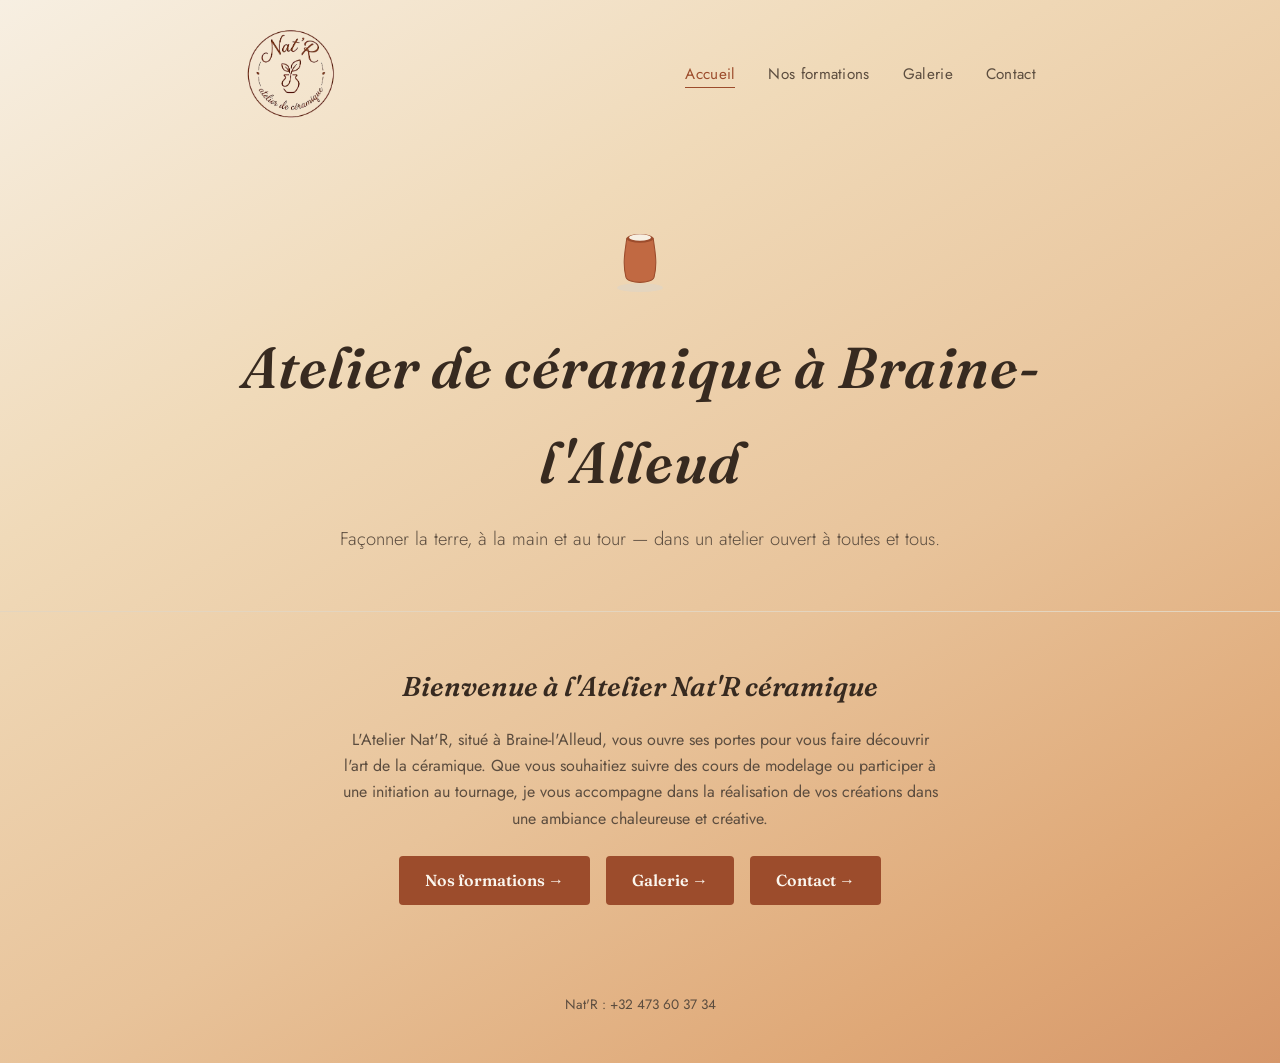
<file: index.html>
<!DOCTYPE html>
<html lang="fr">
<head>
<meta charset="UTF-8">
<meta name="viewport" content="width=device-width, initial-scale=1.0">
<title>Nat'R — Atelier de céramique à Braine-l'Alleud</title>
<meta name="description" content="Nat'R, atelier de céramique à Braine-l'Alleud — initiation au tour de modelage tous les mardis soirs de 18h30 à 21h30. Contact et inscriptions.">
<link rel="canonical" href="https://nat-r.be/">
<link rel="preconnect" href="https://fonts.googleapis.com">
<link rel="preconnect" href="https://fonts.gstatic.com" crossorigin>
<link href="https://fonts.googleapis.com/css2?family=Fraunces:ital,opsz,wght@0,9..144,400;0,9..144,600;1,9..144,500&family=Jost:wght@300;400;500;600&family=Marck+Script&display=swap" rel="stylesheet">
<link rel="icon" type="image/png" href="logo.png?v=2">
<link rel="stylesheet" href="styles.css">
<script type="application/ld+json">
{
  "@context": "https://schema.org",
  "@type": "LocalBusiness",
  "name": "Nat'R",
  "image": "https://nat-r.be/logo.png",
  "url": "https://nat-r.be",
  "telephone": "+32473603734",
  "description": "Atelier de céramique à Braine-l'Alleud : cours et initiation au tour de modelage, tous les mardis soirs de 18h30 à 21h30.",
  "address": {
    "@type": "PostalAddress",
    "streetAddress": "Rue du Château d'Eau 105",
    "postalCode": "1420",
    "addressLocality": "Braine-l'Alleud",
    "addressCountry": "BE"
  },
  "sameAs": [
    "https://share.google/F0zwxIoLxwufA3y8r"
  ]
}
</script>
</head>
<body>

<header>
  <div class="wrap">
    <a href="index.html" class="brand">
      <img src="logo.png" alt="Nat'R — Atelier de céramique">
    </a>
    <nav>
      <a href="index.html" class="current">Accueil</a>
      <a href="formations.html">Nos formations</a>
      <a href="galerie.html">Galerie</a>
      <a href="contact.html">Contact</a>
    </nav>
  </div>
</header>

<div class="hero wrap">
  <svg class="motif" viewBox="0 0 100 100" fill="none" xmlns="http://www.w3.org/2000/svg" aria-hidden="true">
    <ellipse cx="50" cy="86" rx="26" ry="5" fill="#e4d5bf"/>
    <path d="M35 30 C33 45, 30 58, 34 74 C36 82, 64 82, 66 74 C70 58, 67 45, 65 30 Z" fill="#bd6039" opacity="0.92"/>
    <path d="M35 30 C33 45, 30 58, 34 74 C36 82, 64 82, 66 74 C70 58, 67 45, 65 30 Z" stroke="#9c4c2c" stroke-width="1.2"/>
    <ellipse cx="50" cy="30" rx="15" ry="5" fill="#9c4c2c"/>
    <ellipse cx="50" cy="29" rx="12.5" ry="3.6" fill="#f7efe2"/>
  </svg>
  <h1>Atelier de céramique à Braine-l'Alleud</h1>
  <p class="tagline">Façonner la terre, à la main et au tour — dans un atelier ouvert à toutes et tous.</p>
</div>

<section id="bienvenue">
  <div class="wrap">
    <h2>Bienvenue à l'Atelier Nat'R céramique</h2>
    <p>L'Atelier Nat'R, situé à Braine-l'Alleud, vous ouvre ses portes pour vous faire découvrir l'art de la céramique. Que vous souhaitiez suivre des cours de modelage ou participer à une initiation au tournage, je vous accompagne dans la réalisation de vos créations dans une ambiance chaleureuse et créative.</p>
    <div class="cta-row">
      <a class="cta-inline" href="formations.html">Nos formations →</a>
      <a class="cta-inline" href="galerie.html">Galerie →</a>
      <a class="cta-inline" href="contact.html">Contact →</a>
    </div>
  </div>
</section>

<footer>
  Nat'R : +32 473 60 37 34
</footer>

</body>
</html>
</file>
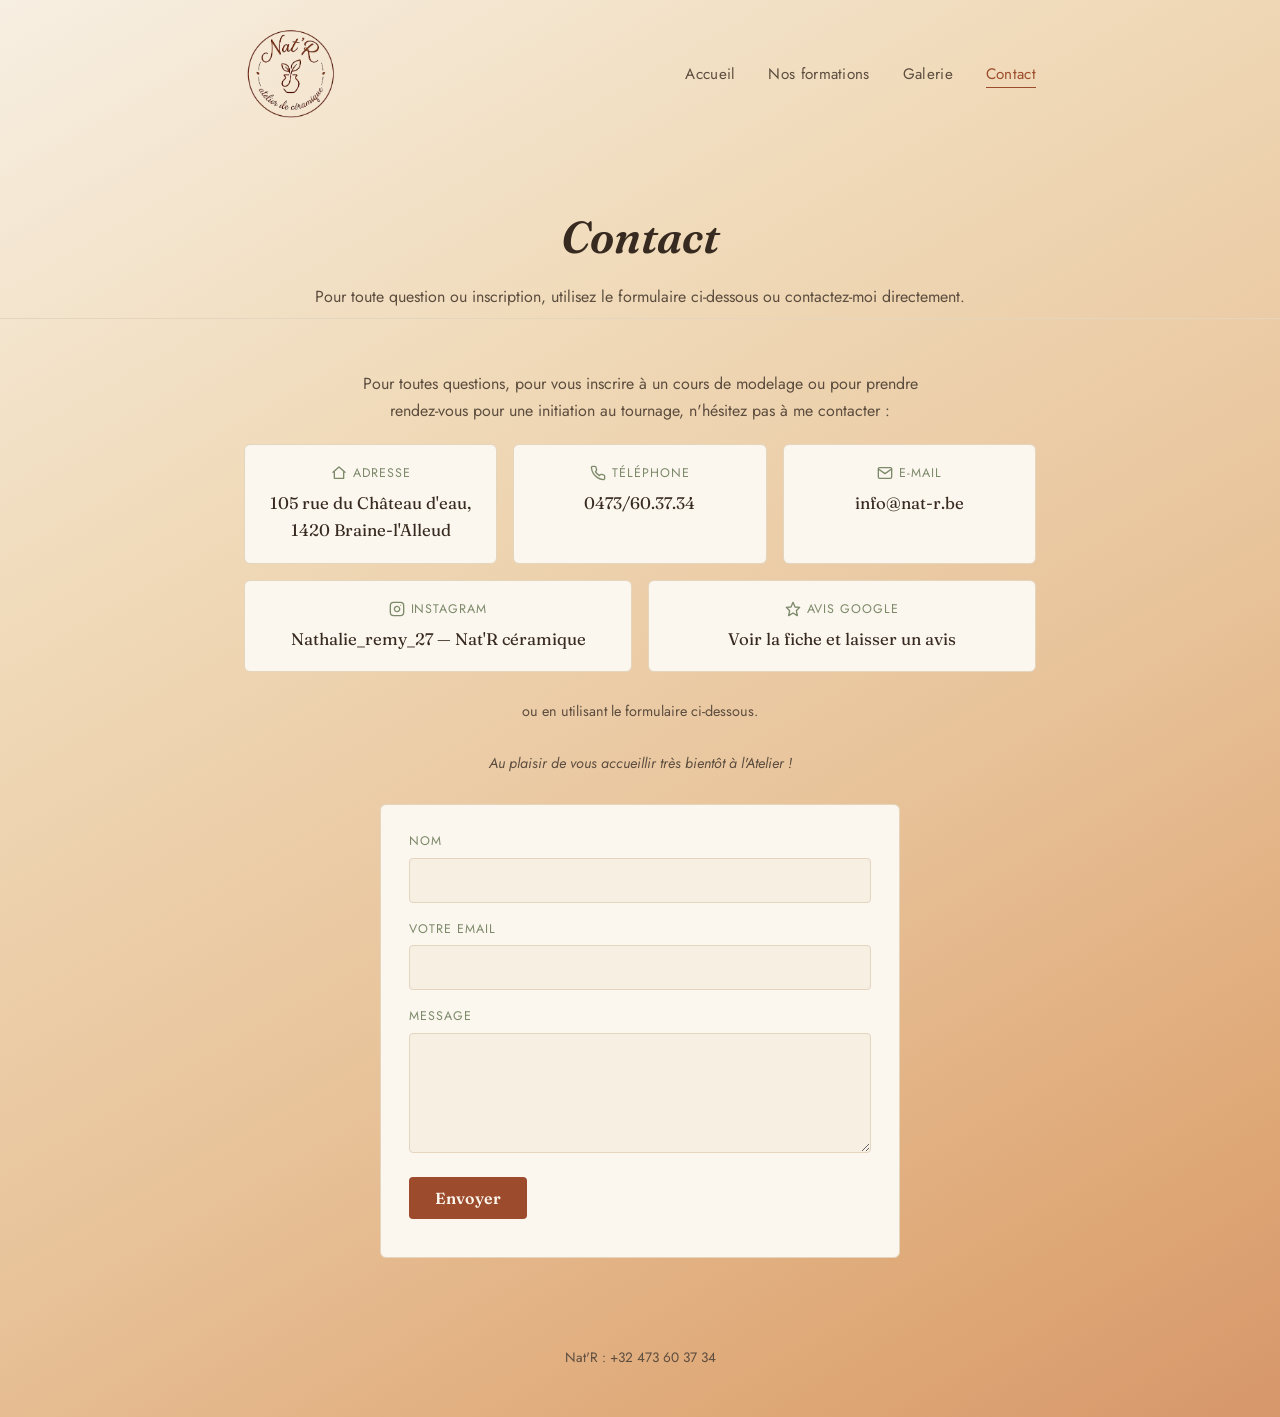
<file: contact.html>
<!DOCTYPE html>
<html lang="fr">
<head>
<meta charset="UTF-8">
<meta name="viewport" content="width=device-width, initial-scale=1.0">
<title>Contact — Nat'R</title>
<meta name="description" content="Contactez Nat'R, atelier de céramique, pour toute question ou inscription aux cours de modelage.">
<link rel="preconnect" href="https://fonts.googleapis.com">
<link rel="preconnect" href="https://fonts.gstatic.com" crossorigin>
<link href="https://fonts.googleapis.com/css2?family=Fraunces:ital,opsz,wght@0,9..144,400;0,9..144,600;1,9..144,500&family=Jost:wght@300;400;500;600&family=Marck+Script&display=swap" rel="stylesheet">
<link rel="icon" type="image/png" href="logo.png?v=2">
<link rel="stylesheet" href="styles.css">
<link rel="canonical" href="https://nat-r.be/contact.html">
</head>
<body>

<header>
  <div class="wrap">
    <a href="index.html" class="brand">
      <img src="logo.png" alt="Nat'R — Atelier de céramique">
    </a>
    <nav>
      <a href="index.html">Accueil</a>
      <a href="formations.html">Nos formations</a>
      <a href="galerie.html">Galerie</a>
      <a href="contact.html" class="current">Contact</a>
    </nav>
  </div>
</header>

<div class="page-header wrap">
  <h1>Contact</h1>
  <p>Pour toute question ou inscription, utilisez le formulaire ci-dessous ou contactez-moi directement.</p>
</div>

<section>
  <div class="wrap">
    <div class="contact-intro">
      <p>Pour toutes questions, pour vous inscrire à un cours de modelage ou pour prendre rendez-vous pour une initiation au tournage, n'hésitez pas à me contacter :</p>

      <div class="contact-grid">
        <a class="contact-item" href="https://www.google.com/maps/search/?api=1&query=105+rue+du+Ch%C3%A2teau+d%27eau%2C+1420+Braine-l%27Alleud" target="_blank" rel="noopener">
          <span class="label"><svg class="icon" viewBox="0 0 24 24" width="16" height="16" fill="none" stroke="currentColor" stroke-width="2" stroke-linecap="round" stroke-linejoin="round"><path d="M3 11l9-8 9 8"/><path d="M5 10v10h14V10"/></svg>Adresse</span>
          <span class="value">105 rue du Château d'eau, 1420 Braine-l'Alleud</span>
        </a>
        <a class="contact-item" href="tel:+32473603734">
          <span class="label"><svg class="icon" viewBox="0 0 24 24" width="16" height="16" fill="none" stroke="currentColor" stroke-width="2" stroke-linecap="round" stroke-linejoin="round"><path d="M22 16.92v3a2 2 0 0 1-2.18 2 19.79 19.79 0 0 1-8.63-3.07 19.5 19.5 0 0 1-6-6 19.79 19.79 0 0 1-3.07-8.67A2 2 0 0 1 4.11 2h3a2 2 0 0 1 2 1.72c.13.96.36 1.9.7 2.81a2 2 0 0 1-.45 2.11L8.09 9.91a16 16 0 0 0 6 6l1.27-1.27a2 2 0 0 1 2.11-.45c.91.34 1.85.57 2.81.7A2 2 0 0 1 22 16.92z"/></svg>Téléphone</span>
          <span class="value">0473/60.37.34</span>
        </a>
        <a class="contact-item" href="mailto:info@nat-r.be">
          <span class="label"><svg class="icon" viewBox="0 0 24 24" width="16" height="16" fill="none" stroke="currentColor" stroke-width="2" stroke-linecap="round" stroke-linejoin="round"><rect x="2" y="4" width="20" height="16" rx="2"/><path d="M22 6l-10 7L2 6"/></svg>E-mail</span>
          <span class="value">info@nat-r.be</span>
        </a>
        <a class="contact-item" href="https://www.instagram.com/nathalie_remy_27/" target="_blank" rel="noopener">
          <span class="label"><svg class="icon" viewBox="0 0 24 24" width="16" height="16" fill="none" stroke="currentColor" stroke-width="2" stroke-linecap="round" stroke-linejoin="round"><rect x="2" y="2" width="20" height="20" rx="5"/><path d="M16 11.37A4 4 0 1 1 12.63 8 4 4 0 0 1 16 11.37z"/><circle cx="17.5" cy="6.5" r="0.8" fill="currentColor" stroke="none"/></svg>Instagram</span>
          <span class="value">Nathalie_remy_27 — Nat'R céramique</span>
        </a>
        <a class="contact-item" href="https://share.google/F0zwxIoLxwufA3y8r" target="_blank" rel="noopener">
          <span class="label"><svg class="icon" viewBox="0 0 24 24" width="16" height="16" fill="none" stroke="currentColor" stroke-width="2" stroke-linecap="round" stroke-linejoin="round"><polygon points="12 2 15 9 22 9.5 17 14.5 18.5 22 12 18 5.5 22 7 14.5 2 9.5 9 9 12 2"/></svg>Avis Google</span>
          <span class="value">Voir la fiche et laisser un avis</span>
        </a>
      </div>

      <p class="form-transition">ou en utilisant le formulaire ci-dessous.</p>

      <p class="or-divider">Au plaisir de vous accueillir très bientôt à l'Atelier !</p>
    </div>

    <form class="contact-form" id="contactForm">
      <input type="hidden" name="access_key" value="04f15ce2-7939-4288-9e42-2c317badedbc">
      <input type="checkbox" name="botcheck" style="display:none" tabindex="-1" autocomplete="off">
      <div class="field">
        <label for="name">Nom</label>
        <input type="text" id="name" name="name" required>
      </div>
      <div class="field">
        <label for="email">Votre email</label>
        <input type="email" id="email" name="email" required>
      </div>
      <div class="field">
        <label for="message">Message</label>
        <textarea id="message" name="message" required></textarea>
      </div>
      <button type="submit">Envoyer</button>
      <p class="form-note" id="formNote"></p>
    </form>
  </div>
</section>

<footer>
  Nat'R : +32 473 60 37 34
</footer>

<script>
  const form = document.getElementById('contactForm');
  const note = document.getElementById('formNote');
  form.addEventListener('submit', async (e) => {
    e.preventDefault();
    const btn = form.querySelector('button');
    btn.disabled = true;
    note.textContent = 'Envoi en cours...';
    note.className = 'form-note';
    try {
      const res = await fetch('https://api.web3forms.com/submit', {
        method: 'POST',
        headers: { 'Content-Type': 'application/json', Accept: 'application/json' },
        body: JSON.stringify(Object.fromEntries(new FormData(form)))
      });
      const data = await res.json();
      if (data.success) {
        note.textContent = 'Message envoyé, merci ! Réponse au plus vite.';
        note.className = 'form-note success';
        form.reset();
      } else {
        throw new Error(data.message || 'Erreur inconnue');
      }
    } catch (err) {
      note.textContent = "Une erreur est survenue, réessayez ou écrivez directement par email.";
      note.className = 'form-note error';
    } finally {
      btn.disabled = false;
    }
  });
</script>

</body>
</html>
</file>
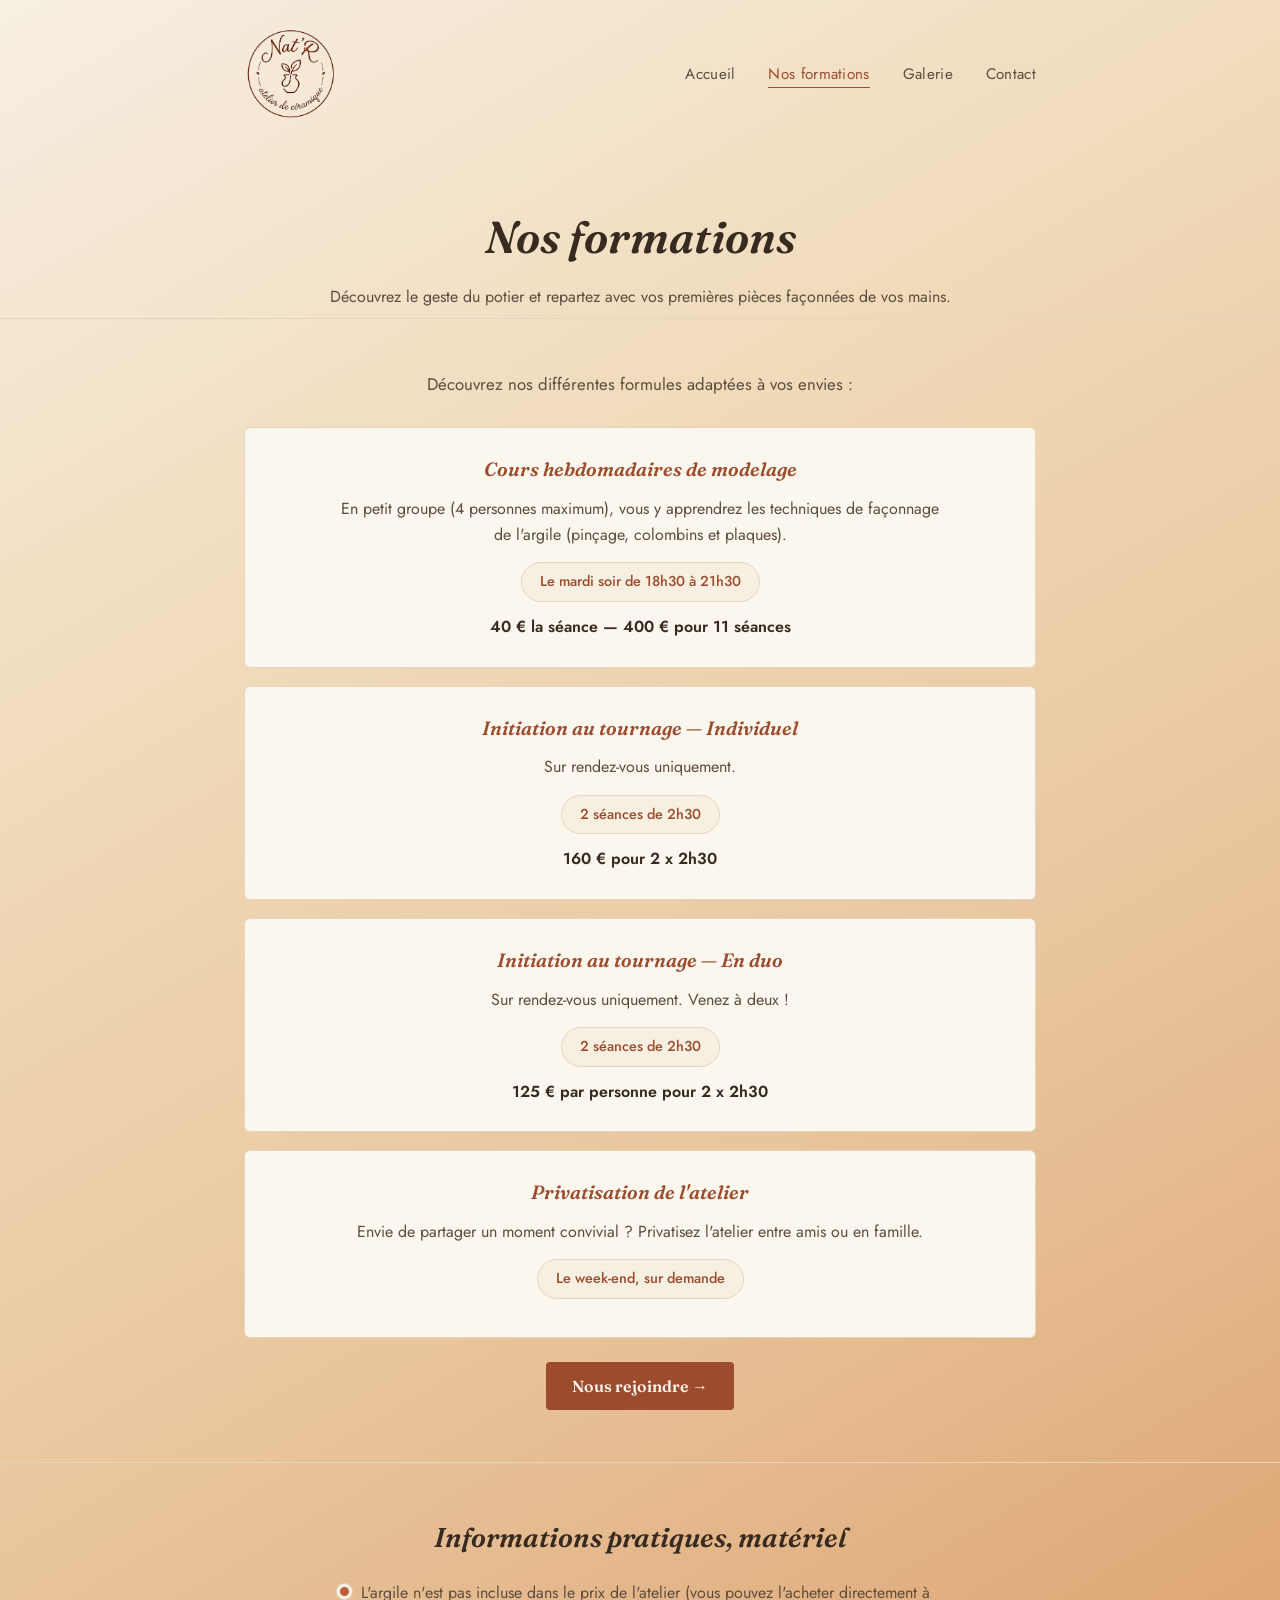
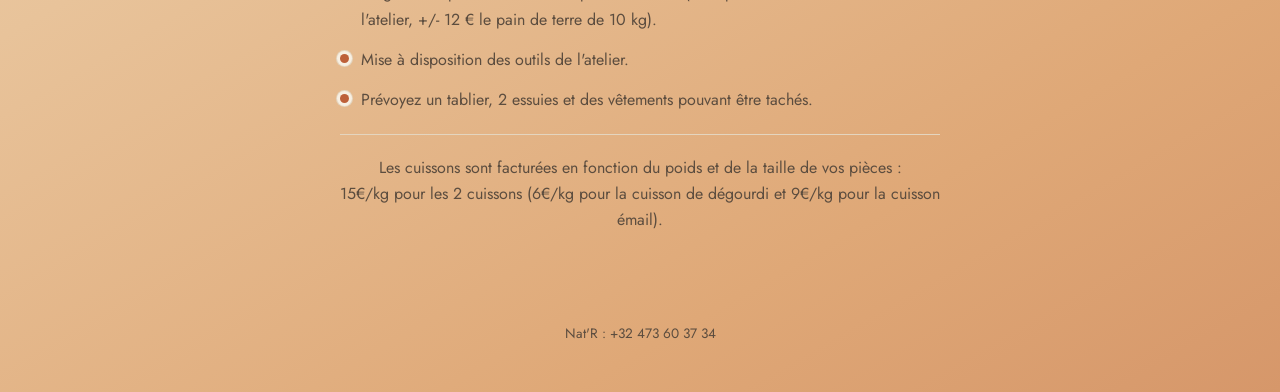
<file: formations.html>
<!DOCTYPE html>
<html lang="fr">
<head>
<meta charset="UTF-8">
<meta name="viewport" content="width=device-width, initial-scale=1.0">
<title>Nos formations — Nat'R</title>
<meta name="description" content="Les formations et cours proposés à l'Atelier Nat'R, atelier de céramique à Braine-l'Alleud.">
<link rel="preconnect" href="https://fonts.googleapis.com">
<link rel="preconnect" href="https://fonts.gstatic.com" crossorigin>
<link href="https://fonts.googleapis.com/css2?family=Fraunces:ital,opsz,wght@0,9..144,400;0,9..144,600;1,9..144,500&family=Jost:wght@300;400;500;600&family=Marck+Script&display=swap" rel="stylesheet">
<link rel="icon" type="image/png" href="logo.png?v=2">
<link rel="stylesheet" href="styles.css">
<link rel="canonical" href="https://nat-r.be/formations.html">
</head>
<body>

<header>
  <div class="wrap">
    <a href="index.html" class="brand">
      <img src="logo.png" alt="Nat'R — Atelier de céramique">
    </a>
    <nav>
      <a href="index.html">Accueil</a>
      <a href="formations.html" class="current">Nos formations</a>
      <a href="galerie.html">Galerie</a>
      <a href="contact.html">Contact</a>
    </nav>
  </div>
</header>

<div class="page-header wrap">
  <h1>Nos formations</h1>
  <p>Découvrez le geste du potier et repartez avec vos premières pièces façonnées de vos mains.</p>
</div>

<section id="cours">
  <div class="wrap">
    <p class="formules-intro">Découvrez nos différentes formules adaptées à vos envies :</p>

    <div class="formula-card">
      <h3>Cours hebdomadaires de modelage</h3>
      <p>En petit groupe (4 personnes maximum), vous y apprendrez les techniques de façonnage de l'argile (pinçage, colombins et plaques).</p>
      <div class="time-badge">Le mardi soir de 18h30 à 21h30</div>
      <p class="price">40 € la séance — 400 € pour 11 séances</p>
    </div>

    <div class="formula-card">
      <h3>Initiation au tournage — Individuel</h3>
      <p>Sur rendez-vous uniquement.</p>
      <div class="time-badge">2 séances de 2h30</div>
      <p class="price">160 € pour 2 x 2h30</p>
    </div>

    <div class="formula-card">
      <h3>Initiation au tournage — En duo</h3>
      <p>Sur rendez-vous uniquement. Venez à deux !</p>
      <div class="time-badge">2 séances de 2h30</div>
      <p class="price">125 € par personne pour 2 x 2h30</p>
    </div>

    <div class="formula-card">
      <h3>Privatisation de l'atelier</h3>
      <p>Envie de partager un moment convivial ? Privatisez l'atelier entre amis ou en famille.</p>
      <div class="time-badge">Le week-end, sur demande</div>
    </div>

    <a class="cta-inline" href="contact.html">Nous rejoindre →</a>
  </div>
</section>

<section id="infos">
  <div class="wrap">
    <h2>Informations pratiques, matériel</h2>
    <ul class="info-list">
      <li>L'argile n'est pas incluse dans le prix de l'atelier (vous pouvez l'acheter directement à l'atelier, +/- 12 € le pain de terre de 10 kg).</li>
      <li>Mise à disposition des outils de l'atelier.</li>
      <li>Prévoyez un tablier, 2 essuies et des vêtements pouvant être tachés.</li>
    </ul>
    <p class="cuisson-note">Les cuissons sont facturées en fonction du poids et de la taille de vos pièces :<br>15€/kg pour les 2 cuissons (6€/kg pour la cuisson de dégourdi et 9€/kg pour la cuisson émail).</p>
  </div>
</section>

<footer>
  Nat'R : +32 473 60 37 34
</footer>

</body>
</html>
</file>
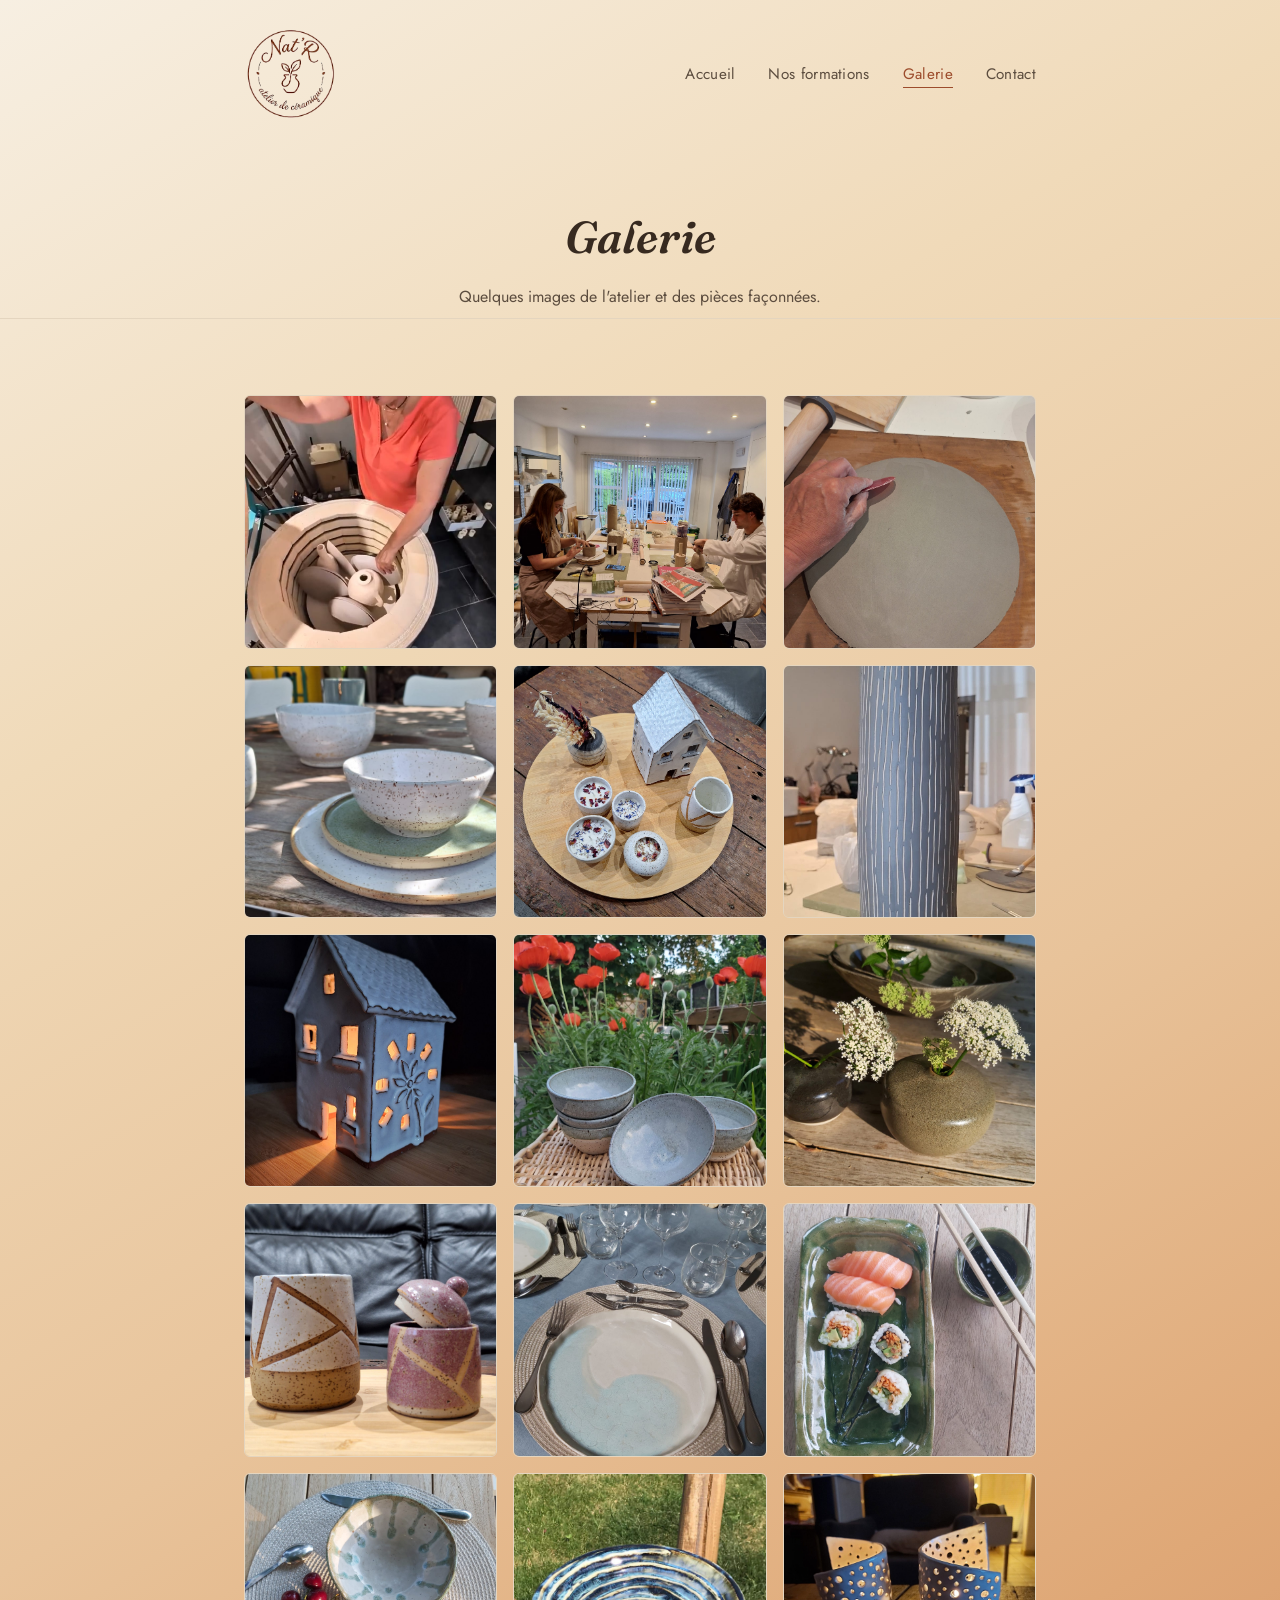
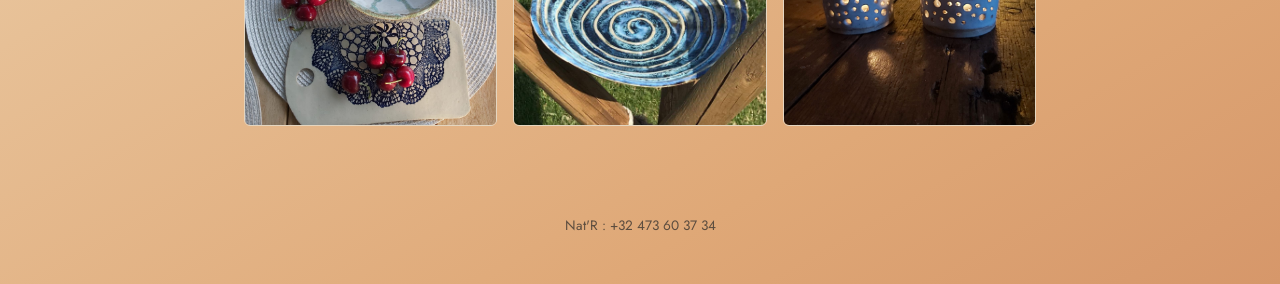
<file: galerie.html>
<!DOCTYPE html>
<html lang="fr">
<head>
<meta charset="UTF-8">
<meta name="viewport" content="width=device-width, initial-scale=1.0">
<title>Galerie — Nat'R</title>
<meta name="description" content="Photos de l'atelier et des pièces réalisées chez Nat'R, atelier de céramique.">
<link rel="preconnect" href="https://fonts.googleapis.com">
<link rel="preconnect" href="https://fonts.gstatic.com" crossorigin>
<link href="https://fonts.googleapis.com/css2?family=Fraunces:ital,opsz,wght@0,9..144,400;0,9..144,600;1,9..144,500&family=Jost:wght@300;400;500;600&family=Marck+Script&display=swap" rel="stylesheet">
<link rel="icon" type="image/png" href="logo.png?v=2">
<link rel="stylesheet" href="styles.css">
<link rel="canonical" href="https://nat-r.be/galerie.html">
</head>
<body>

<header>
  <div class="wrap">
    <a href="index.html" class="brand">
      <img src="logo.png" alt="Nat'R — Atelier de céramique">
    </a>
    <nav>
      <a href="index.html">Accueil</a>
      <a href="formations.html">Nos formations</a>
      <a href="galerie.html" class="current">Galerie</a>
      <a href="contact.html">Contact</a>
    </nav>
  </div>
</header>

<div class="page-header wrap">
  <h1>Galerie</h1>
  <p>Quelques images de l'atelier et des pièces façonnées.</p>
</div>

<section>
  <div class="wrap">
    <div class="gallery-grid">
      <img class="gallery-item" src="images/atelier-01.jpg" alt="Nathalie au tour, façonnage d'une pièce en céramique" loading="lazy">
      <img class="gallery-item" src="images/atelier-02.jpg" alt="Cours de céramique en petit groupe à l'atelier" loading="lazy">
      <img class="gallery-item" src="images/atelier-03.jpg" alt="Façonnage de l'argile au rouleau" loading="lazy">
      <img class="gallery-item" src="images/atelier-04.jpg" alt="Table dressée avec bols et assiette en céramique faits main" loading="lazy">
      <img class="gallery-item" src="images/atelier-05.jpg" alt="Petite maison en céramique et bols décoratifs sur une table en bois" loading="lazy">
      <img class="gallery-item" src="images/atelier-06.jpg" alt="Vase haut strié en céramique grise" loading="lazy">
      <img class="gallery-item" src="images/atelier-07.jpg" alt="Photophore en forme de maison en céramique, illuminé" loading="lazy">
      <img class="gallery-item" src="images/atelier-08.jpg" alt="Bols en céramique dans un jardin fleuri de coquelicots" loading="lazy">
      <img class="gallery-item" src="images/atelier-09.jpg" alt="Petits vases en céramique avec fleurs des champs" loading="lazy">
      <img class="gallery-item" src="images/atelier-10.jpg" alt="Deux mugs en céramique, finitions rayée et triangle rose" loading="lazy">
      <img class="gallery-item" src="images/atelier-11.jpg" alt="Table dressée avec assiettes en céramique faites main" loading="lazy">
      <img class="gallery-item" src="images/atelier-12.jpg" alt="Plat rectangulaire vert en céramique avec sushis" loading="lazy">
      <img class="gallery-item" src="images/atelier-13.jpg" alt="Bol en céramique sur set de table avec cerises" loading="lazy">
      <img class="gallery-item" src="images/atelier-14.jpg" alt="Assiette en céramique à motif spirale bleu, suspendue en extérieur" loading="lazy">
      <img class="gallery-item" src="images/atelier-15.jpg" alt="Photophores en céramique bleus à motif pois, allumés le soir" loading="lazy">
    </div>
  </div>
</section>

<footer>
  Nat'R : +32 473 60 37 34
</footer>

</body>
</html>
</file>
<file: styles.css>
:root{
  --clay:#bd6039;
  --clay-dark:#9c4c2c;
  --cream:#f7efe2;
  --paper:#fbf6ee;
  --ink:#372a20;
  --ink-soft:#5c4d3f;
  --sage:#7c8a6a;
  --line:#e4d5bf;
}
*{box-sizing:border-box;margin:0;padding:0;}
html{scroll-behavior:smooth;}
body{
  min-height:100vh;
  background-image:linear-gradient(150deg, var(--cream) 0%, #f0dab9 30%, #e8c39a 60%, #dfa877 85%, #d6976a 100%);
  color:var(--ink);
  font-family:'Jost',sans-serif;
  font-weight:400;
  line-height:1.65;
  -webkit-font-smoothing:antialiased;
}
h1,h2,.brand{
  font-family:'Fraunces',serif;
  font-weight:600;
  color:var(--ink);
}
a{color:var(--clay-dark);}
.wrap{max-width:840px;margin:0 auto;padding:0 24px;}

header{padding:28px 0;}
header .wrap{display:flex;align-items:center;justify-content:space-between;}
.brand{
  display:block;
  text-decoration:none;
  line-height:0;
}
.brand img{height:92px;width:auto;display:block;}
nav a{
  margin-left:28px;
  text-decoration:none;
  color:var(--ink-soft);
  font-size:0.95rem;
  letter-spacing:0.02em;
  border-bottom:1px solid transparent;
  transition:border-color .2s ease, color .2s ease;
  padding-bottom:2px;
}
nav a:hover{color:var(--clay-dark);border-color:var(--clay-dark);}
nav a.current{color:var(--clay-dark);border-color:var(--clay-dark);}

.hero{padding:64px 0 56px;text-align:center;}
.hero .motif{margin:0 auto 12px;width:88px;height:88px;}
.hero h1{
  font-size:clamp(2.4rem, 6vw, 3.6rem);
  font-style:italic;
  font-weight:600;
  letter-spacing:0.01em;
}
.hero p.tagline{
  margin-top:14px;
  font-size:1.15rem;
  color:var(--ink-soft);
  font-weight:300;
}

.page-header{padding:52px 0 8px;text-align:center;}
.page-header h1{
  font-size:clamp(2rem, 5vw, 2.8rem);
  font-style:italic;
}
.page-header p{margin-top:10px;color:var(--ink-soft);}

section{padding:52px 0;border-top:1px solid var(--line);}
section h2{font-size:1.7rem;font-style:italic;margin-bottom:18px;}
section p{color:var(--ink-soft);max-width:60ch;}

.course-card{
  margin-top:20px;
  background:var(--paper);
  border:1px solid var(--line);
  border-radius:6px;
  padding:26px 28px;
  display:flex;
  gap:24px;
  align-items:flex-start;
}
.course-card .day{
  font-family:'Fraunces',serif;
  font-weight:600;
  font-size:1.05rem;
  color:var(--clay-dark);
  white-space:nowrap;
}
.course-card .details p{margin:0;}
.course-card .details .time{color:var(--ink);font-weight:500;margin-bottom:6px;}

#cours{text-align:center;}

.formules-intro{
  text-align:center;
  max-width:60ch;
  margin:0 auto 28px;
  font-size:1.05rem;
}
.formula-card{
  margin-top:18px;
  background:var(--paper);
  border:1px solid var(--line);
  border-radius:6px;
  padding:26px 28px;
  text-align:center;
}
.formula-card h3{
  font-family:'Fraunces',serif;
  font-weight:600;
  font-style:italic;
  font-size:1.2rem;
  color:var(--clay-dark);
  margin-bottom:10px;
}
.formula-card p{color:var(--ink-soft);margin:0 auto 8px;max-width:60ch;}
.formula-card p:last-child{margin-bottom:0;}
.formula-card .price{color:var(--ink);font-weight:600;}
.formula-card .note{font-size:0.88rem;font-style:italic;}
.time-badge{
  display:inline-block;
  background:var(--cream);
  border:1px solid var(--line);
  border-radius:999px;
  padding:7px 18px;
  margin:6px 0 12px;
  font-size:0.9rem;
  font-weight:500;
  color:var(--clay-dark);
}

#infos{text-align:center;}
.info-list{
  list-style:none;
  padding:0;
  margin:20px auto 0;
  max-width:60ch;
  width:fit-content;
}
.info-list li{
  display:flex;
  align-items:flex-start;
  gap:12px;
  text-align:left;
  color:var(--ink-soft);
  margin-bottom:14px;
}
.info-list li:last-child{margin-bottom:0;}
.info-list li::before{
  content:"";
  flex:0 0 auto;
  width:9px;
  height:9px;
  margin-top:7px;
  border-radius:50%;
  background:var(--clay);
  box-shadow:0 0 0 3px var(--cream), 0 0 0 4px var(--line);
}
.cuisson-note{
  margin:20px auto 0;
  padding-top:20px;
  border-top:1px solid var(--line);
  color:var(--ink-soft);
  max-width:60ch;
}

.contact-intro{text-align:center;}
.contact-intro > p{margin-left:auto;margin-right:auto;}
.contact-grid{margin-top:20px;display:flex;flex-wrap:wrap;justify-content:center;gap:16px;}
.contact-item{
  text-align:center;
  background:var(--paper);
  border:1px solid var(--line);
  border-radius:6px;
  padding:18px 22px;
  flex:1 1 220px;
  text-decoration:none;
  color:var(--ink);
  transition:border-color .2s ease, transform .2s ease;
}
.contact-item:hover{border-color:var(--clay);transform:translateY(-2px);}
.contact-item .label{
  display:flex;
  align-items:center;
  justify-content:center;
  gap:6px;
  font-size:0.78rem;
  letter-spacing:0.08em;
  text-transform:uppercase;
  color:var(--sage);
  margin-bottom:6px;
}
.contact-item .label .icon{flex:0 0 auto;}
.contact-item .value{font-family:'Fraunces',serif;font-size:1.05rem;color:var(--ink);}

.cta-inline{
  margin-top:24px;
  display:inline-block;
  font-family:'Fraunces',serif;
  font-weight:600;
  color:var(--paper);
  background:var(--clay-dark);
  border-radius:4px;
  padding:11px 26px;
  text-decoration:none;
  transition:background .2s ease;
}
.cta-inline:hover{background:var(--clay);}

#bienvenue{text-align:center;}
#bienvenue p{margin-left:auto;margin-right:auto;}
.cta-row{
  display:flex;
  flex-wrap:wrap;
  justify-content:center;
  gap:16px;
  margin-top:24px;
}
.cta-row .cta-inline{margin-top:0;}


/* Gallery */
.gallery-grid{
  display:grid;
  grid-template-columns:repeat(auto-fill,minmax(220px,1fr));
  gap:16px;
  margin-top:24px;
}
.gallery-item{
  width:100%;
  aspect-ratio:1/1;
  object-fit:cover;
  border-radius:6px;
  border:1px solid var(--line);
  background:var(--paper);
  display:block;
}

/* Contact form */
form.contact-form{
  margin:28px auto 0;
  background:var(--paper);
  border:1px solid var(--line);
  border-radius:6px;
  padding:26px 28px;
  max-width:520px;
}
form.contact-form .field{margin-bottom:16px;}
form.contact-form label{
  display:block;
  font-size:0.78rem;
  letter-spacing:0.08em;
  text-transform:uppercase;
  color:var(--sage);
  margin-bottom:6px;
}
form.contact-form input,
form.contact-form textarea{
  width:100%;
  font-family:'Jost',sans-serif;
  font-size:1rem;
  color:var(--ink);
  background:var(--cream);
  border:1px solid var(--line);
  border-radius:4px;
  padding:10px 12px;
}
form.contact-form input:focus,
form.contact-form textarea:focus{outline:none;border-color:var(--clay);}
form.contact-form textarea{min-height:120px;resize:vertical;}
form.contact-form button{
  font-family:'Fraunces',serif;
  font-weight:600;
  font-size:1rem;
  color:var(--paper);
  background:var(--clay-dark);
  border:none;
  border-radius:4px;
  padding:11px 26px;
  cursor:pointer;
  transition:background .2s ease;
}
form.contact-form button:hover{background:var(--clay);}
form.contact-form button:disabled{opacity:0.6;cursor:default;}
.form-note{margin-top:12px;font-size:0.9rem;}
.form-note.success{color:var(--sage);}
.form-note.error{color:var(--clay-dark);}
.or-divider{margin:28px 0 8px;color:var(--ink-soft);font-size:0.9rem;font-style:italic;}
.form-transition{margin:28px 0 8px;color:var(--ink-soft);font-size:0.9rem;}

footer{padding:36px 0 48px;text-align:center;color:var(--ink-soft);font-size:0.85rem;}

@media (max-width:560px){
  nav a{margin-left:16px;font-size:0.85rem;}
  .course-card{flex-direction:column;gap:8px;}
}
</file>
